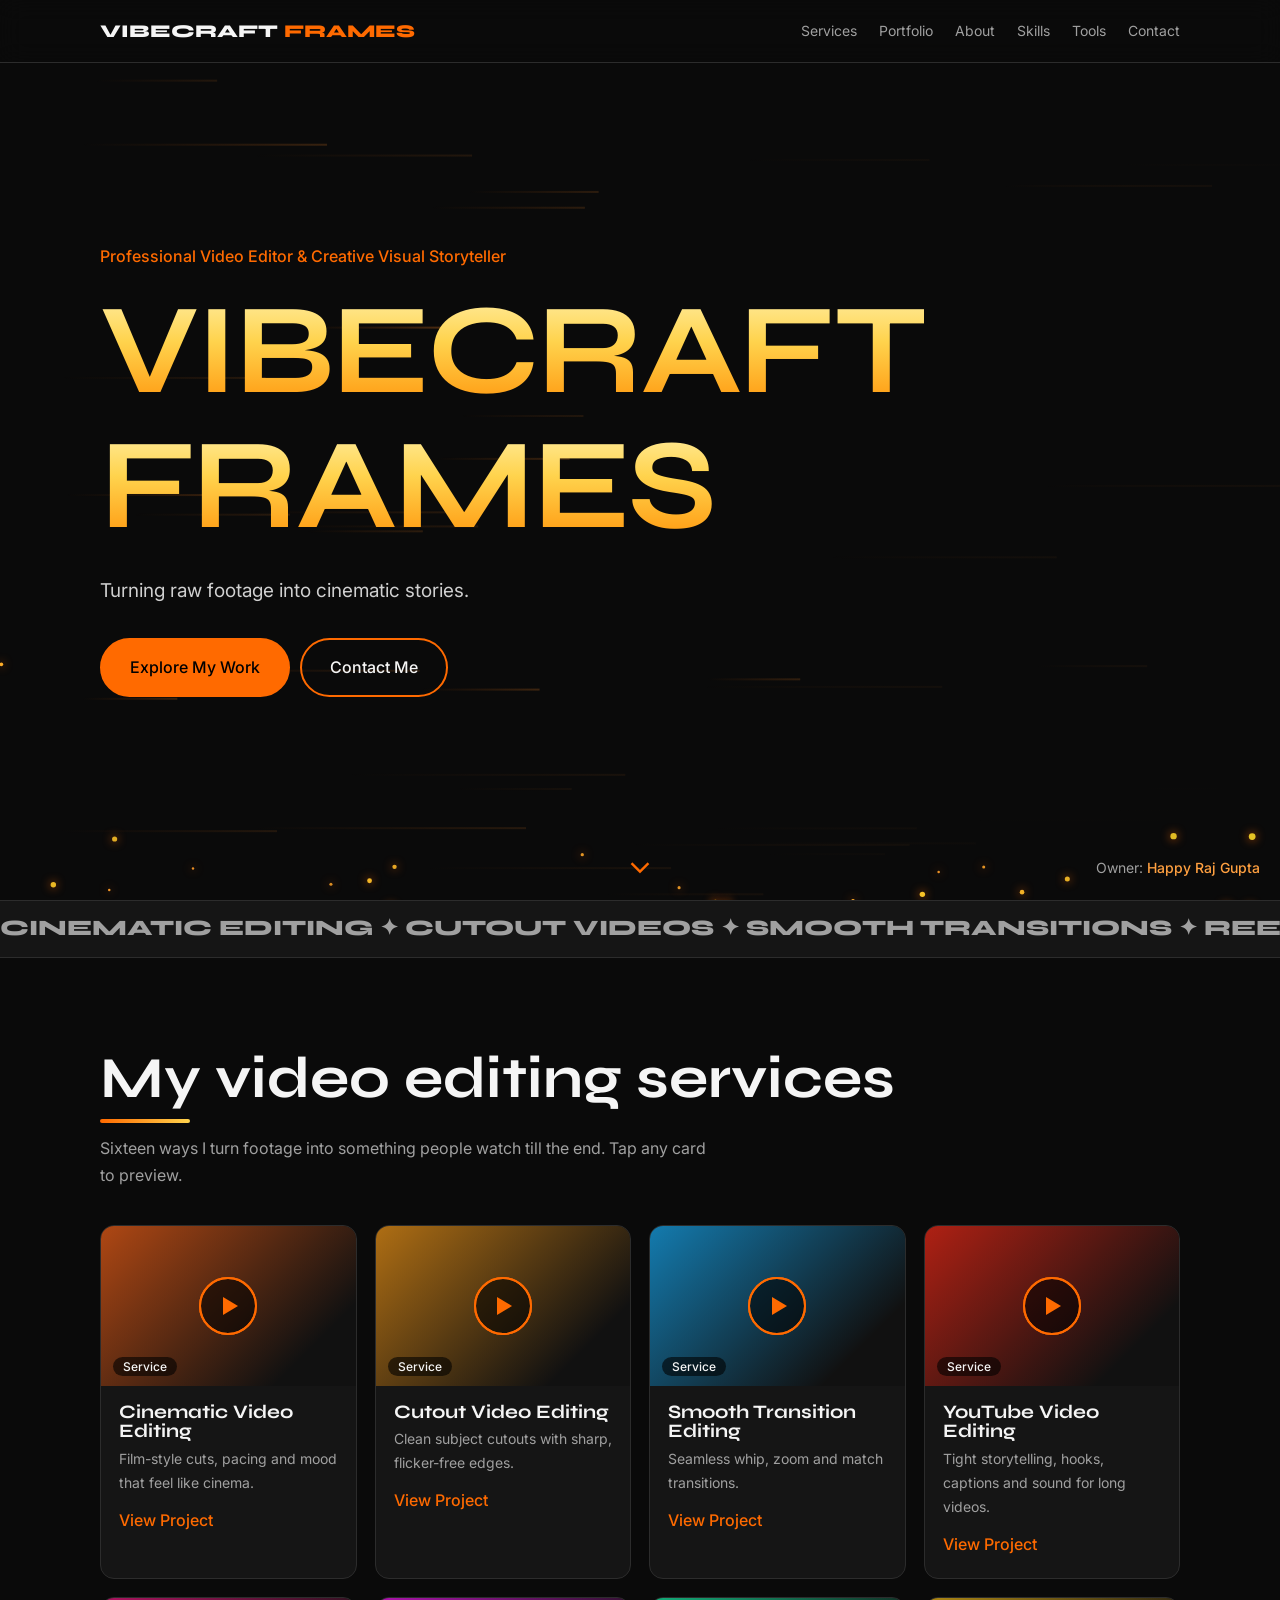
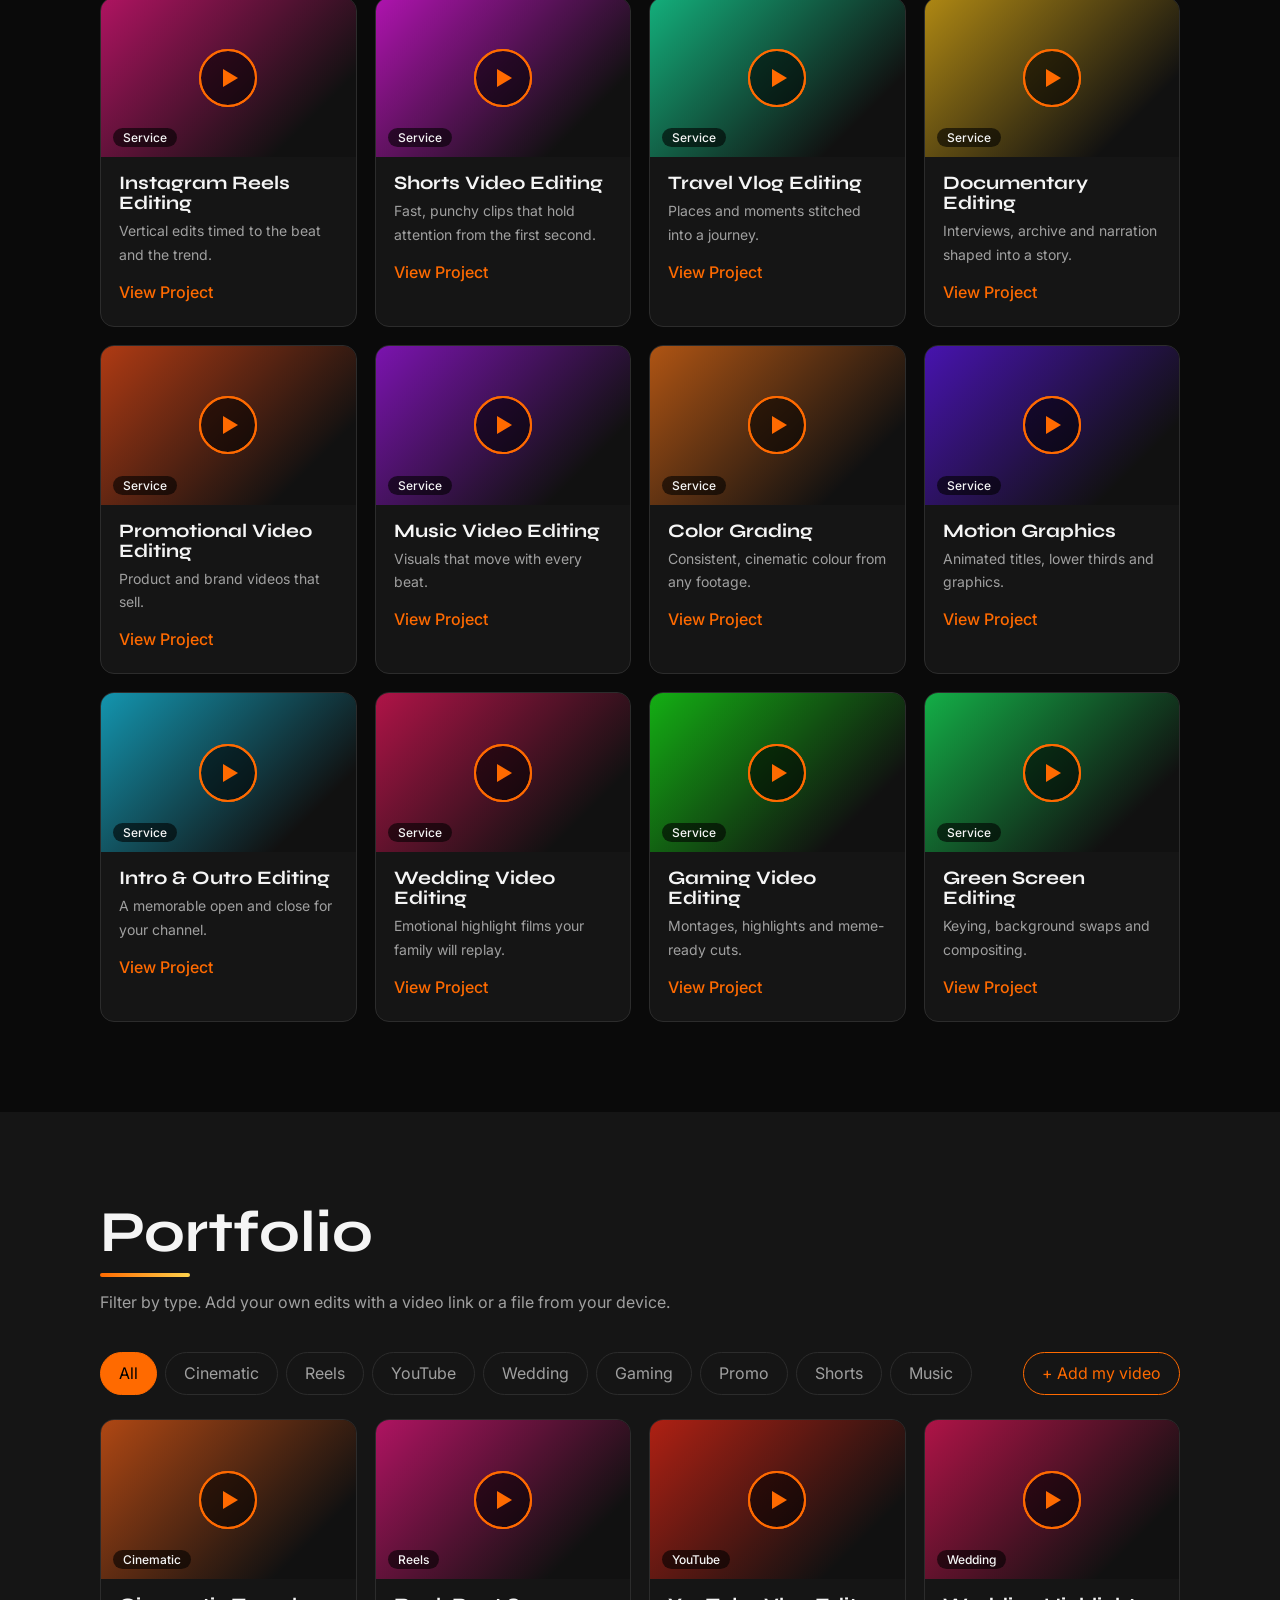
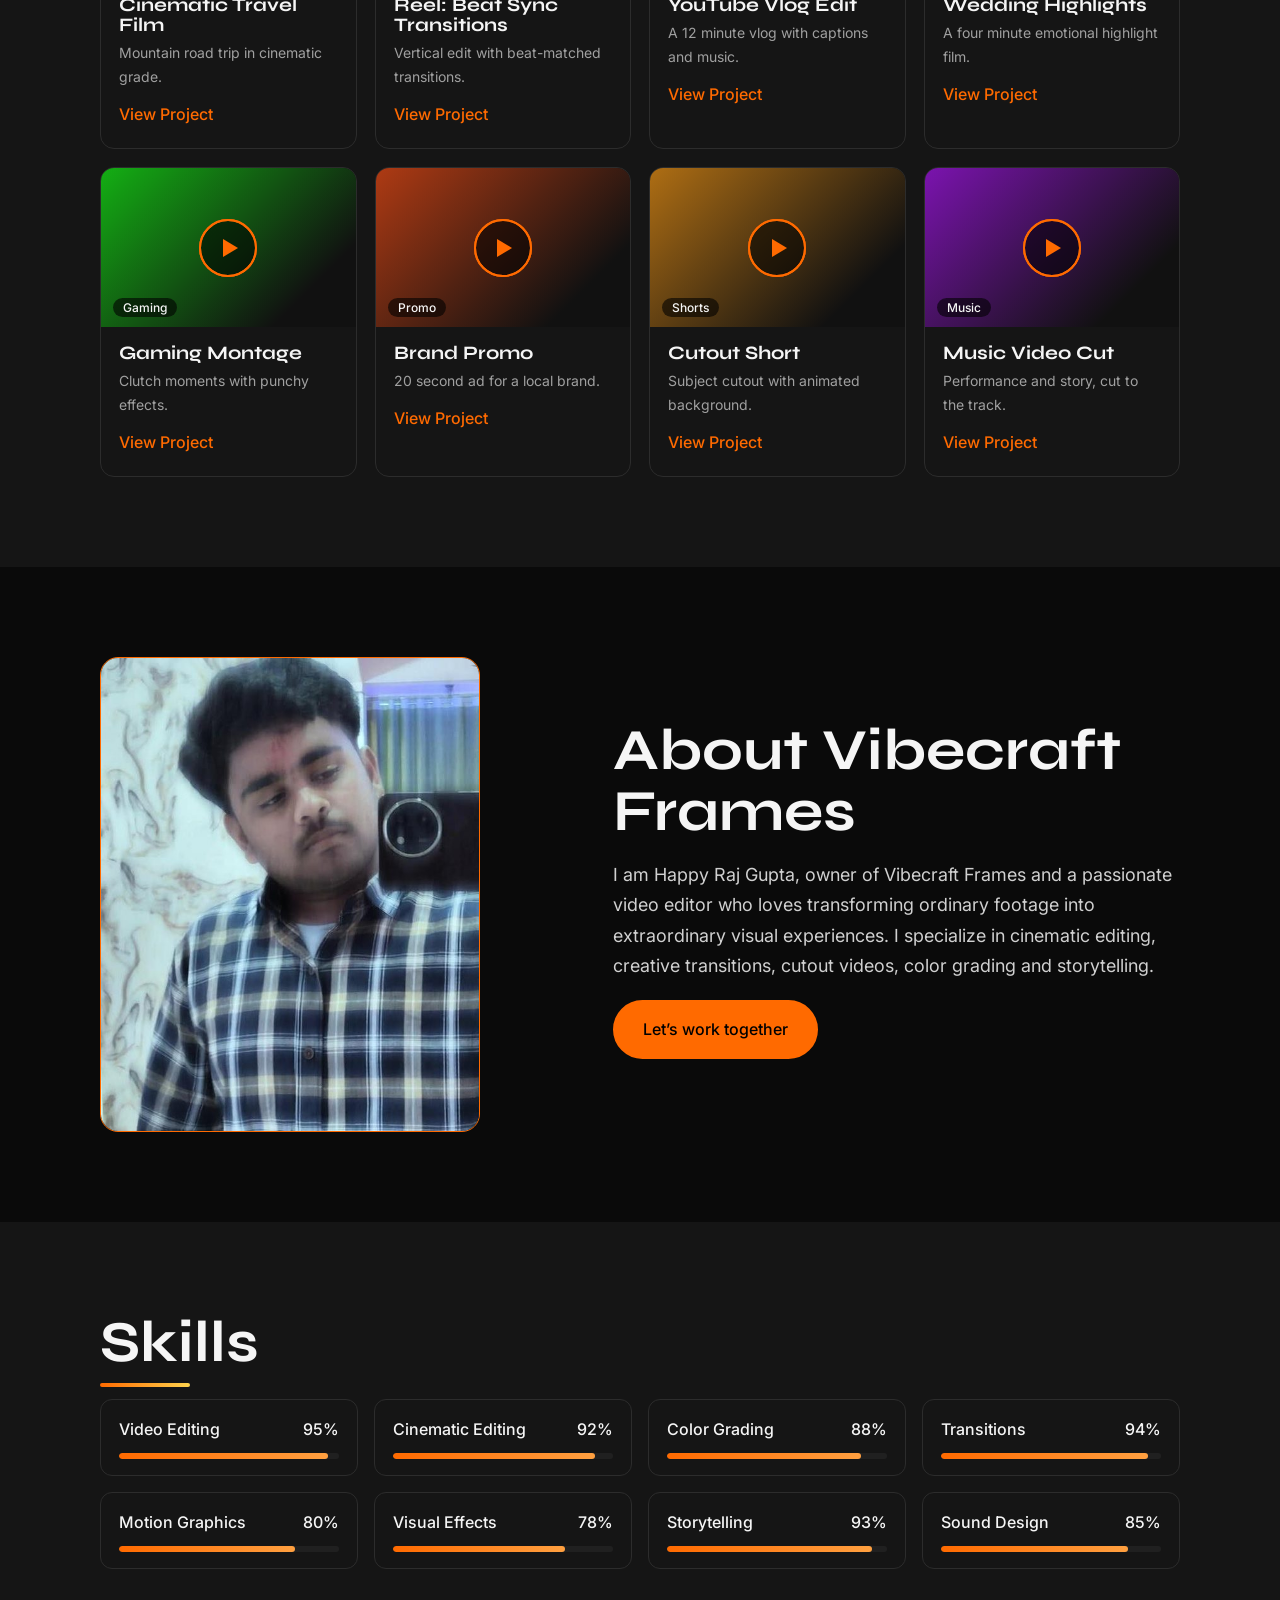
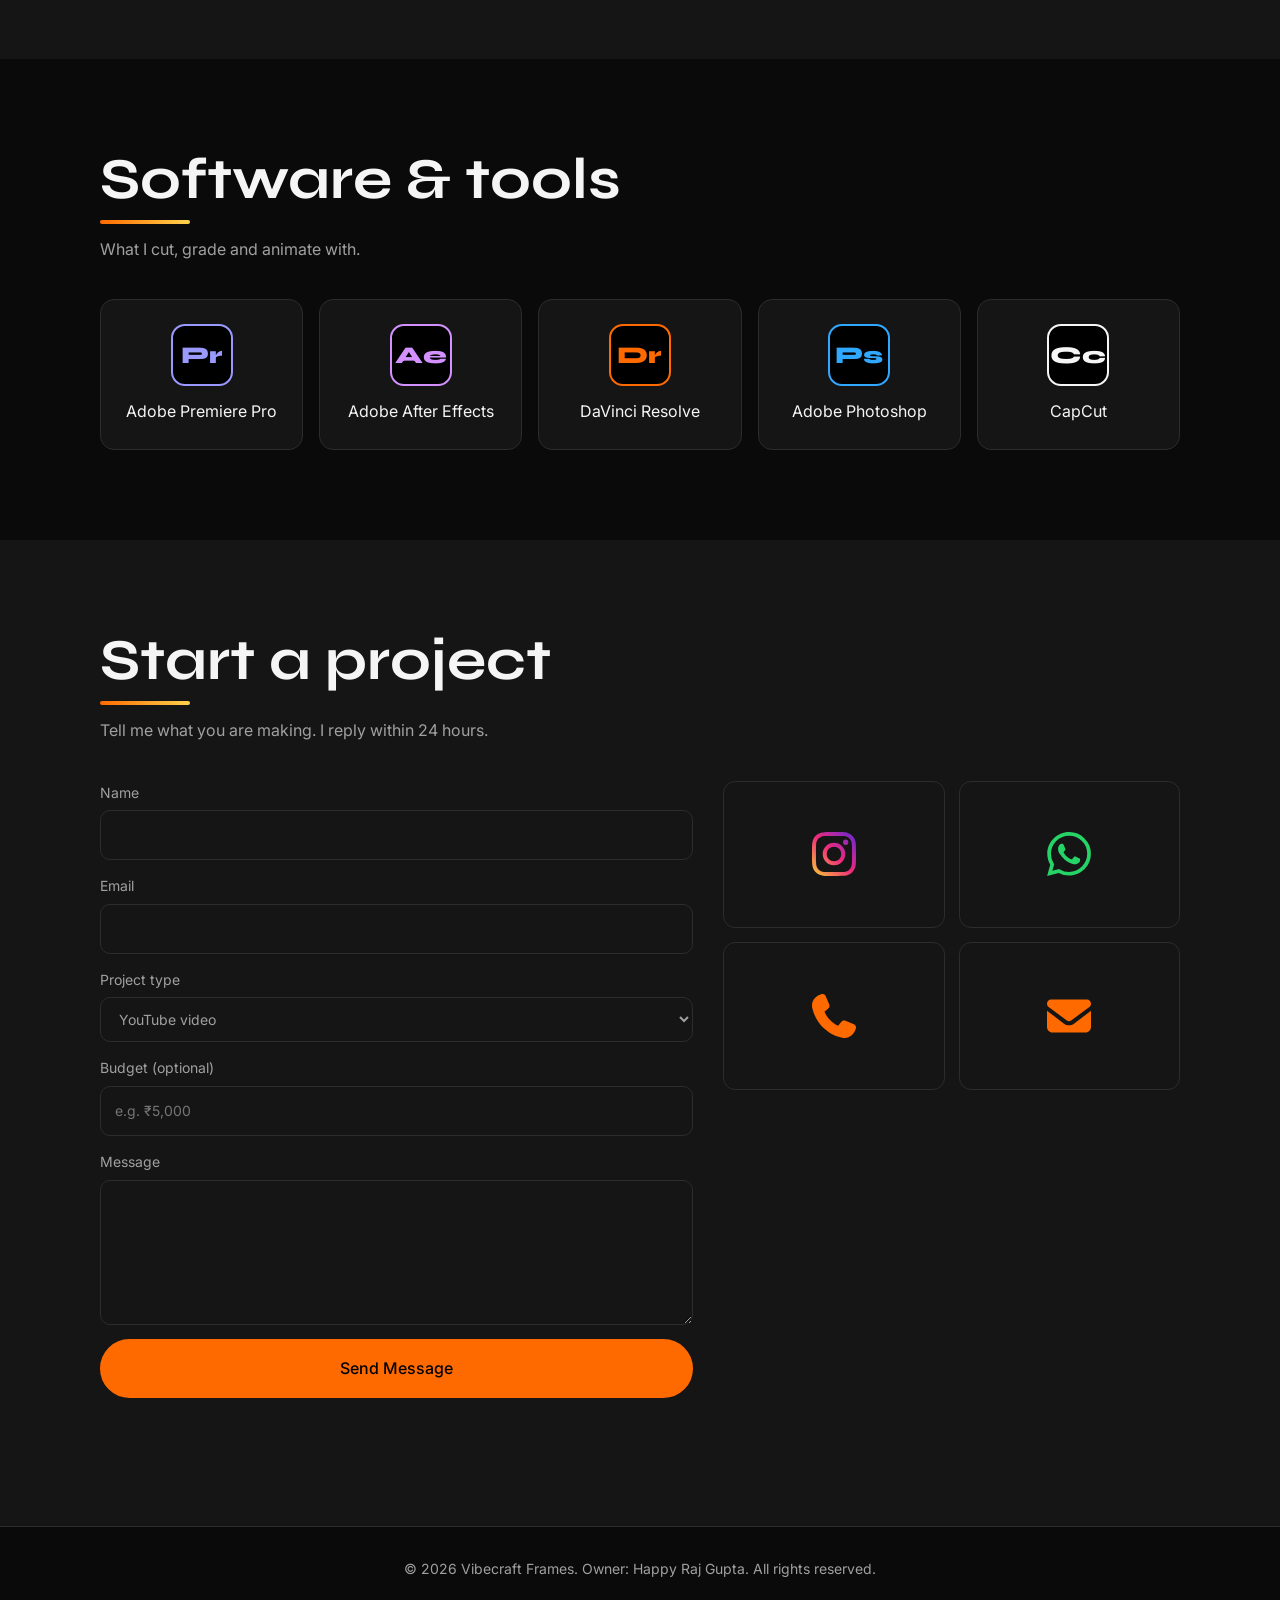
<file: index.html>
<!doctype html>
<html lang="en">
  <head>
    <meta name="google-site-verification" content="ngAZkg9pxdv5iejGCBLB3j8tCu1hnJZRcr9_qeI_Q_s" />
    <meta charset="utf-8" />
    <meta
      name="viewport"
      content="width=device-width, initial-scale=1, viewport-fit=cover"
    />
    <title>Vibecraft Frames – Video Editing by Happy Raj Gupta</title>
    <meta
      name="description"
      content="Portfolio of Vibecraft Frames, professional video editing by Happy Raj Gupta: cinematic edits, reels, YouTube, wedding, gaming, colour grading and motion graphics."
    />
    <head>
  <meta charset="UTF-8" />
  <meta name="viewport" content="width=device-width, initial-scale=1" />

  <title>Vibecraft Frames | Cinematic Video Editing by Happy Raj Gupta</title>
  <meta
    name="description"
    content="Explore cinematic video editing, creative transitions, color grading, and visual storytelling by Happy Raj Gupta of Vibecraft Frames."
  />

  <link rel="stylesheet" href="./style.css" />
</head>
    <meta name="theme-color" content="#0a0a0a" />
    <meta property="og:type" content="website" />
    <meta property="og:site_name" content="Vibecraft Frames" />
    <meta
      property="og:title"
      content="Vibecraft Frames – Video Editing by Happy Raj Gupta"
    />
    <meta
      property="og:description"
      content="Cinematic edits, reels, YouTube, wedding, gaming, colour grading and motion graphics."
    />
    <meta name="twitter:card" content="summary" />
    <link
      rel="icon"
      href="data:image/svg+xml,%3Csvg xmlns='http://www.w3.org/2000/svg' viewBox='0 0 64 64'%3E%3Crect width='64' height='64' rx='14' fill='%230a0a0a'/%3E%3Ctext x='32' y='44' font-family='Arial,sans-serif' font-weight='800' font-size='32' text-anchor='middle' fill='%23ff6a00'%3EVF%3C/text%3E%3C/svg%3E"
    />
    <link rel="preconnect" href="https://fonts.googleapis.com" />
    <link rel="preconnect" href="https://fonts.gstatic.com" crossorigin />
    <link
      href="https://fonts.googleapis.com/css2?family=Syne:wght@700;800&family=Inter:wght@400;500&display=swap"
      rel="stylesheet"
    />
    <link rel="stylesheet" href="style.css" />
    <noscript>
      <style>
        #ld {
          display: none;
        }
        .rv {
          opacity: 1;
          transform: none;
        }
      </style>
    </noscript>
  </head>
  <body>
    <a class="skip" href="#top">Skip to content</a>
    <div id="ld" aria-hidden="true">
      <div><b id="ln">0</b><i id="lb"></i><span>LOADING THE REEL</span></div>
    </div>
    <div id="cu"></div>
    <div id="pg2"></div>
    <a id="tp" href="#top" aria-label="Back to top">↑</a>

    <header class="nav">
      <div class="w">
        <a class="logo" href="#top">VIBECRAFT <em>FRAMES</em></a>
        <button id="bg" aria-label="Menu" aria-expanded="false">Menu</button>
        <nav class="menu" id="mn">
          <a href="#services">Services</a><a href="#portfolio">Portfolio</a
          ><a href="#about">About</a><a href="#skills">Skills</a
          ><a href="#tools">Tools</a><a href="#contact">Contact</a>
        </nav>
      </div>
    </header>

    <main id="top">
      <div class="hero">
        <canvas id="cv" aria-hidden="true"></canvas>
        <div class="own">Owner: <b>Happy Raj Gupta</b></div>
        <div class="w hc" id="hc">
          <div class="tag">
            Professional Video Editor &amp; Creative Visual Storyteller
          </div>
          <h1 id="h1">Vibecraft Frames</h1>
          <p>Turning raw footage into cinematic stories.</p>
          <a class="btn" href="#portfolio">Explore My Work</a
          ><a class="btn o" href="#contact">Contact Me</a>
        </div>
        <a class="sc" href="#services" aria-label="Scroll down">⌄</a>
      </div>
      <div class="mq" aria-hidden="true">
        <div>
          CINEMATIC EDITING ✦ CUTOUT VIDEOS ✦ SMOOTH TRANSITIONS ✦ REELS ✦
          YOUTUBE ✦ WEDDING FILMS ✦ GAMING ✦ COLOR GRADING ✦ MOTION GRAPHICS ✦
          CINEMATIC EDITING ✦ CUTOUT VIDEOS ✦ SMOOTH TRANSITIONS ✦ REELS ✦
          YOUTUBE ✦ WEDDING FILMS ✦ GAMING ✦ COLOR GRADING ✦ MOTION GRAPHICS ✦
        </div>
      </div>

      <section id="services">
        <div class="w">
          <h2 class="rv">My video editing services</h2>
          <p class="sub rv">
            Sixteen ways I turn footage into something people watch till the
            end. Tap any card to preview.
          </p>
          <div class="grid" id="sv"></div>
        </div>
      </section>

      <section id="portfolio" style="background: var(--s1)">
        <div class="w">
          <h2 class="rv">Portfolio</h2>
          <p class="sub rv">
            Filter by type. Add your own edits with a video link or a file from
            your device.
          </p>
          <div class="fl" id="fl"></div>
          <div class="grid" id="pg"></div>
        </div>
      </section>

      <section id="about">
        <div class="w ab">
          <div class="pf rv" id="pf">
            <img src="[data-uri]" alt="Happy Raj Gupta" width="600" height="750" />
          </div>
          <div class="rv">
            <h2>About Vibecraft Frames</h2>
            <p style="color: #d0d0d0; font-size: 18px">
              I am Happy Raj Gupta, owner of Vibecraft Frames and a passionate
              video editor who loves transforming ordinary footage into
              extraordinary visual experiences. I specialize in cinematic
              editing, creative transitions, cutout videos, color grading and
              storytelling.
            </p>
            <a class="btn" href="#contact">Let’s work together</a>
          </div>
        </div>
      </section>

      <section id="skills" style="background: var(--s1)">
        <div class="w">
          <h2 class="rv">Skills</h2>
          <div class="sk rv" id="sk"></div>
        </div>
      </section>

      <section id="tools">
        <div class="w">
          <h2 class="rv">Software &amp; tools</h2>
          <p class="sub rv">What I cut, grade and animate with.</p>
          <div class="tools rv" id="tl"></div>
        </div>
      </section>

      <section id="contact" style="background: var(--s1)">
        <div class="w">
          <h2 class="rv">Start a project</h2>
          <p class="sub rv">
            Tell me what you are making. I reply within 24 hours.
          </p>
          <div class="cf rv">
            <form id="fm">
              <label>Name<input name="n" required autocomplete="name" /></label
              ><label
                >Email<input
                  name="e"
                  type="email"
                  required
                  autocomplete="email"
              /></label>
              <label
                >Project type<select name="t">
                  <option>YouTube video</option>
                  <option>Instagram Reel</option>
                  <option>Short</option>
                  <option>Cinematic film</option>
                  <option>Wedding video</option>
                  <option>Gaming video</option>
                  <option>Promo / Ad</option>
                  <option>Music video</option>
                  <option>Other</option>
                </select></label
              >
              <label
                >Budget (optional)<input
                  name="b"
                  placeholder="e.g. ₹5,000" /></label
              ><label
                >Message<textarea name="m" rows="5" required></textarea>
              </label>
              <button class="btn" type="submit">Send Message</button>
              <div id="ok" role="status"></div>
            </form>
            <!-- Icons: Instagram & WhatsApp © Simple Icons (CC0); phone & envelope © Font Awesome Free 7 (CC BY 4.0, fontawesome.com/license/free) -->
            <div class="soc" role="group" aria-label="Contact and social links">
              <a
                id="l-ig"
                class="ig"
                href="https://www.instagram.com/vibecraft_frames"
                target="_blank"
                rel="noopener"
                aria-label="Instagram: @vibecraft_frames"
                data-tip="Instagram"
              >
                <svg viewBox="0 0 24 24" aria-hidden="true" focusable="false">
                  <defs>
                    <linearGradient id="ig-g" x1="0" y1="1" x2="1" y2="0">
                      <stop offset="0" stop-color="#f9ce34" />
                      <stop offset=".5" stop-color="#ee2a7b" />
                      <stop offset="1" stop-color="#6228d7" />
                    </linearGradient>
                  </defs>
                  <path fill="url(#ig-g)" d="M7.03.084c-1.277.06-2.149.264-2.91.563a5.9 5.9 0 0 0-2.124 1.388 5.9 5.9 0 0 0-1.38 2.127C.321 4.926.12 5.8.064 7.076s-.069 1.688-.063 4.947.021 3.667.083 4.947c.061 1.277.264 2.149.563 2.911.308.789.72 1.457 1.388 2.123a5.9 5.9 0 0 0 2.129 1.38c.763.295 1.636.496 2.913.552 1.278.056 1.689.069 4.947.063s3.668-.021 4.947-.082c1.28-.06 2.147-.265 2.91-.563a5.9 5.9 0 0 0 2.123-1.388 5.9 5.9 0 0 0 1.38-2.129c.295-.763.496-1.636.551-2.912.056-1.28.07-1.69.063-4.948-.006-3.258-.02-3.667-.081-4.947-.06-1.28-.264-2.148-.564-2.911a5.9 5.9 0 0 0-1.387-2.123 5.86 5.86 0 0 0-2.128-1.38C19.074.322 18.202.12 16.924.066 15.647.009 15.236-.006 11.977 0S8.31.021 7.03.084m.14 21.693c-1.17-.05-1.805-.245-2.228-.408a3.7 3.7 0 0 1-1.382-.895 3.7 3.7 0 0 1-.9-1.378c-.165-.423-.363-1.058-.417-2.228-.06-1.264-.072-1.644-.08-4.848-.006-3.204.006-3.583.061-4.848.05-1.169.246-1.805.408-2.228.216-.561.477-.96.895-1.382a3.7 3.7 0 0 1 1.379-.9c.423-.165 1.057-.361 2.227-.417 1.265-.06 1.644-.072 4.848-.08 3.203-.006 3.583.006 4.85.062 1.168.05 1.804.244 2.227.408.56.216.96.475 1.382.895s.681.817.9 1.378c.165.422.362 1.056.417 2.227.06 1.265.074 1.645.08 4.848.005 3.203-.006 3.583-.061 4.848-.051 1.17-.245 1.805-.408 2.23-.216.56-.477.96-.896 1.38a3.7 3.7 0 0 1-1.378.9c-.422.165-1.058.362-2.226.418-1.266.06-1.645.072-4.85.079s-3.582-.006-4.848-.06m9.783-16.192a1.44 1.44 0 1 0 1.437-1.442 1.44 1.44 0 0 0-1.437 1.442M5.839 12.012a6.161 6.161 0 1 0 12.323-.024 6.162 6.162 0 0 0-12.323.024M8 12.008A4 4 0 1 1 12.008 16 4 4 0 0 1 8 12.008" />
                </svg>
              </a>
              <a
                id="l-wa"
                class="wa"
                href="https://wa.me/917482820627"
                target="_blank"
                rel="noopener"
                aria-label="WhatsApp: +91 74828 20627"
                data-tip="WhatsApp"
              >
                <svg viewBox="0 0 24 24" aria-hidden="true" focusable="false">
                  <path d="M17.472 14.382c-.297-.149-1.758-.867-2.03-.967-.273-.099-.471-.148-.67.15-.197.297-.767.966-.94 1.164-.173.199-.347.223-.644.075-.297-.15-1.255-.463-2.39-1.475-.883-.788-1.48-1.761-1.653-2.059-.173-.297-.018-.458.13-.606.134-.133.298-.347.446-.52s.198-.298.298-.497c.099-.198.05-.371-.025-.52s-.669-1.612-.916-2.207c-.242-.579-.487-.5-.669-.51a13 13 0 0 0-.57-.01c-.198 0-.52.074-.792.372-.272.297-1.04 1.016-1.04 2.479 0 1.462 1.065 2.875 1.213 3.074s2.096 3.2 5.077 4.487c.709.306 1.262.489 1.694.625.712.227 1.36.195 1.871.118.571-.085 1.758-.719 2.006-1.413s.248-1.289.173-1.413c-.074-.124-.272-.198-.57-.347m-5.421 7.403h-.004a9.87 9.87 0 0 1-5.031-1.378l-.361-.214-3.741.982.998-3.648-.235-.374a9.86 9.86 0 0 1-1.51-5.26c.001-5.45 4.436-9.884 9.888-9.884 2.64 0 5.122 1.03 6.988 2.898a9.82 9.82 0 0 1 2.893 6.994c-.003 5.45-4.437 9.884-9.885 9.884m8.413-18.297A11.82 11.82 0 0 0 12.05 0C5.495 0 .16 5.335.157 11.892c0 2.096.547 4.142 1.588 5.945L.057 24l6.305-1.654a11.9 11.9 0 0 0 5.683 1.448h.005c6.554 0 11.89-5.335 11.893-11.893a11.82 11.82 0 0 0-3.48-8.413" />
                </svg>
              </a>
              <a
                id="l-ph"
                class="ph"
                href="tel:+917482820627"
                aria-label="Call: +91 74828 20627"
                data-tip="Call"
              >
                <svg viewBox="0 0 512 512" aria-hidden="true" focusable="false">
                  <path d="M160.2 25c-7.9-18.9-28.5-28.9-48.1-23.6l-5.5 1.5C42 20.5-13.2 83.1 2.9 159.3 40 334.3 177.7 472 352.7 509.1 429 525.3 491.5 470 509.1 405.4l1.5-5.5c5.4-19.7-4.7-40.3-23.5-48.1l-97.3-40.5c-16.5-6.9-35.6-2.1-47 11.8l-38.6 47.2c-70.3-34.9-126.9-93.3-159.4-165l44.2-36c13.9-11.3 18.6-30.4 11.8-47z" />
                </svg>
              </a>
              <a
                id="l-em"
                class="em"
                href="mailto:happyraj929@gmail.com"
                aria-label="Email: happyraj929@gmail.com"
                data-tip="Email"
              >
                <svg viewBox="0 0 512 512" aria-hidden="true" focusable="false">
                  <path d="M48 64C21.5 64 0 85.5 0 112c0 15.1 7.1 29.3 19.2 38.4l208 156a48 48 0 0 0 57.6 0l208-156c12.1-9.1 19.2-23.3 19.2-38.4 0-26.5-21.5-48-48-48zM0 196v188c0 35.3 28.7 64 64 64h384c35.3 0 64-28.7 64-64V196L313.6 344.8c-34.1 25.6-81.1 25.6-115.2 0z" />
                </svg>
              </a>
            </div>
          </div>
        </div>
      </section>
    </main>
    <footer>
      © 2026 Vibecraft Frames. Owner: Happy Raj Gupta. All rights reserved.
    </footer>

    <div id="ad" role="dialog" aria-modal="true" aria-label="Add your video">
      <form id="af">
        <h3>Add my video</h3>
        <label
          >Title<input
            id="at"
            placeholder="e.g. Cinematic Travel Film" /></label
        ><label
          >Video file from your device<input
            id="av"
            type="file"
            accept="video/*" /></label
        ><label
          >or a video link (.mp4)<input
            id="au"
            type="url"
            placeholder="https://..."
        /></label>
        <div id="am" role="status" style="color: var(--or2)"></div>
        <button class="btn" type="submit">Add to portfolio</button
        ><button class="btn o" type="button" id="ax">Cancel</button>
      </form>
    </div>
    <div id="md" role="dialog" aria-modal="true" aria-labelledby="mt">
      <div class="mb">
        <div class="mh">
          <h3 id="mt"></h3>
          <span
            ><button id="mf">Full screen</button>
            <button id="mc">Close</button></span
          >
        </div>
        <div id="mv"></div>
        <p id="md2" style="color: var(--mute)"></p>
      </div>
    </div>

    <script src="data.js"></script>
    <script src="main.js"></script>
  </body>
</html>
</file>
<file: style.css>
:root {
  --bg: #0a0a0a;
  --s1: #151515;
  --s2: #202020;
  --line: #2c2c2c;
  --text: #f5f5f5;
  --mute: #a0a0a0;
  --or: #ff6a00;
  --or2: #ffa040;
  color-scheme: dark;
  box-sizing: border-box;
  padding-top: env(safe-area-inset-top, 0px);
  padding-bottom: env(safe-area-inset-bottom, 0px);
}
html {
  scroll-behavior: smooth;
  scroll-padding-top: calc(70px + env(safe-area-inset-top, 0px));
}
* {
  box-sizing: border-box;
}
body {
  margin: 0;
  background: var(--bg);
  color: var(--text);
  font:
    400 16px/1.7 Inter,
    system-ui,
    sans-serif;
  overflow-x: hidden;
}
h1,
h2,
h3 {
  font-family: Syne, system-ui, sans-serif;
  margin: 0;
  line-height: 1.05;
}
a {
  color: inherit;
  text-decoration: none;
}
button,
input,
select,
textarea {
  font: inherit;
  color: inherit;
}
:focus-visible {
  outline: 3px solid var(--or2);
  outline-offset: 3px;
}
.skip {
  position: fixed;
  left: 12px;
  top: 12px;
  z-index: 130;
  padding: 10px 18px;
  border-radius: 999px;
  background: var(--or);
  color: #000;
  font-weight: 500;
  transform: translateY(-200%);
}
.skip:not(:focus) {
  opacity: 0;
  pointer-events: none;
}
.skip:focus {
  transform: none;
}
.w {
  max-width: 1120px;
  margin: 0 auto;
  padding: 0 20px;
}
section {
  padding: 90px 0;
}
h2 {
  font-size: clamp(32px, 6vw, 58px);
  margin-bottom: 12px;
}
.sub {
  color: var(--mute);
  max-width: 38em;
  margin: 0 0 36px;
}
.rv {
  opacity: 0;
  transform: translateY(26px);
  transition:
    opacity 0.7s,
    transform 0.7s;
}
.rv.in {
  opacity: 1;
  transform: none;
}
/* loader */
#ld {
  position: fixed;
  inset: 0;
  background: #000;
  z-index: 100;
  display: grid;
  place-items: center;
  transition:
    opacity 0.7s,
    visibility 0.7s;
}
#ld.off {
  opacity: 0;
  visibility: hidden;
}
#ld b {
  font:
    800 clamp(60px, 16vw, 150px) Syne,
    sans-serif;
  color: var(--or);
}
#ld i {
  display: block;
  height: 3px;
  width: 0;
  background: var(--or);
  margin-top: 8px;
  transition: width 0.1s;
}
#ld span {
  display: block;
  text-align: center;
  color: var(--mute);
  letter-spacing: 0.2em;
  font-size: 13px;
  margin-top: 10px;
}
/* nav */
header.nav {
  position: fixed;
  top: 0;
  left: 0;
  right: 0;
  z-index: 50;
  background: rgba(10, 10, 10, 0.8);
  -webkit-backdrop-filter: blur(12px);
  backdrop-filter: blur(12px);
  padding-top: env(safe-area-inset-top, 0px);
  border-bottom: 1px solid var(--line);
}
header.nav .w {
  display: flex;
  justify-content: space-between;
  align-items: center;
  height: 62px;
}
.logo {
  font:
    800 18px Syne,
    sans-serif;
}
.logo em {
  color: var(--or);
  font-style: normal;
}
.menu {
  display: flex;
  gap: 22px;
  font-size: 14px;
  color: var(--mute);
}
.menu a:hover {
  color: var(--or);
}
#bg {
  display: none;
  background: none;
  border: 1px solid var(--line);
  border-radius: 8px;
  padding: 6px 12px;
  cursor: pointer;
}
@media (max-width: 820px) {
  #bg {
    display: block;
  }
  .menu {
    display: none;
    position: absolute;
    top: calc(62px + env(safe-area-inset-top, 0px));
    left: 0;
    right: 0;
    background: var(--s1);
    flex-direction: column;
    padding: 18px 20px;
    gap: 14px;
  }
  .menu.open {
    display: flex;
  }
}
/* hero */
.hero {
  position: relative;
  min-height: 100vh;
  display: grid;
  align-items: center;
  overflow: hidden;
  padding: 110px 0 60px;
}
#cv {
  position: absolute;
  inset: 0;
  width: 100%;
  height: 100%;
}
.own {
  position: absolute;
  right: 20px;
  bottom: 20px;
  z-index: 2;
  color: var(--mute);
  font-size: 14px;
}
.own b {
  color: var(--or2);
  font-weight: 500;
}
.sr {
  position: absolute;
  width: 1px;
  height: 1px;
  opacity: 0;
  overflow: hidden;
}
#ad {
  position: fixed;
  inset: 0;
  background: rgba(0, 0, 0, 0.92);
  z-index: 90;
  display: none;
  place-items: center;
  padding: 20px;
}
#ad.open {
  display: grid;
}
#af {
  background: var(--s1);
  border: 1px solid var(--line);
  border-radius: 14px;
  padding: 22px;
  width: min(440px, 100%);
}
.hero:after {
  content: "";
  position: absolute;
  inset: 0;
  background: radial-gradient(ellipse at 30% 50%, transparent, #0a0a0a 85%);
}
.hc {
  position: relative;
  z-index: 2;
}
.tag {
  color: var(--or);
  font-weight: 500;
  margin-bottom: 14px;
}
h1 {
  font-size: clamp(46px, 11vw, 128px);
  letter-spacing: -0.02em;
  text-transform: uppercase;
}
h1 span {
  display: inline-block;
  opacity: 0;
  transform: translateY(60px);
  background: linear-gradient(
    0deg,
    #ff3d00 0%,
    #ff8a00 40%,
    #ffd34d 75%,
    #fff2b0 100%
  );
  background-size: 100% 170%;
  -webkit-background-clip: text;
  background-clip: text;
  color: transparent;
  -webkit-text-fill-color: transparent;
  animation:
    up 0.8s forwards,
    fl 1.1s ease-in-out infinite alternate;
}
@keyframes fl {
  0% {
    background-position: 0 0;
    filter: drop-shadow(0 0 10px rgba(255, 80, 0, 0.55));
  }
  100% {
    background-position: 0 45%;
    filter: drop-shadow(0 -5px 26px rgba(255, 150, 0, 0.95));
  }
}
@keyframes up {
  to {
    opacity: 1;
    transform: none;
  }
}
.hero p {
  max-width: 34em;
  color: #d0d0d0;
  font-size: 19px;
  margin: 22px 0 30px;
}
.btn {
  display: inline-block;
  padding: 14px 28px;
  border-radius: 999px;
  font-weight: 500;
  border: 2px solid var(--or);
  background: var(--or);
  color: #000;
  cursor: pointer;
  margin: 0 10px 10px 0;
  transition:
    transform 0.2s,
    box-shadow 0.2s;
}
.btn:hover {
  transform: translateY(-2px);
  box-shadow: 0 8px 30px rgba(255, 106, 0, 0.4);
}
.btn.o {
  background: transparent;
  color: var(--text);
}
@media (max-width: 600px) {
  .hero {
    padding-bottom: 130px;
  }
  .own {
    left: 20px;
    right: 20px;
    bottom: 68px;
    text-align: center;
  }
  .sc {
    bottom: 14px;
  }
}
/* cards */
.grid {
  display: grid;
  gap: 18px;
  grid-template-columns: repeat(auto-fill, minmax(250px, 1fr));
}
.card {
  background: var(--s1);
  border: 1px solid var(--line);
  border-radius: 14px;
  overflow: hidden;
  transition:
    transform 0.3s,
    border-color 0.3s;
}
.card:hover {
  transform: translateY(-6px);
  border-color: var(--or);
}
.th {
  position: relative;
  aspect-ratio: 16/10;
  cursor: pointer;
  overflow: hidden;
  background: linear-gradient(135deg, hsl(var(--h) 80% 38%), #111 80%);
  border: 0;
  width: 100%;
  display: block;
}
.th:before {
  content: "";
  position: absolute;
  inset: -50%;
  background: linear-gradient(
    100deg,
    transparent 40%,
    rgba(255, 255, 255, 0.18) 50%,
    transparent 60%
  );
  transform: translateX(-60%);
  transition: transform 0.9s;
}
.card:hover .th:before {
  transform: translateX(60%);
}
.th video {
  position: absolute;
  inset: 0;
  width: 100%;
  height: 100%;
  object-fit: cover;
}
.pl {
  position: absolute;
  left: 50%;
  top: 50%;
  width: 58px;
  height: 58px;
  margin: -29px;
  border-radius: 50%;
  background: rgba(0, 0, 0, 0.55);
  border: 2px solid var(--or);
  display: grid;
  place-items: center;
  transition: transform 0.3s;
}
.card:hover .pl {
  transform: scale(1.15);
}
.pl:after {
  content: "";
  border: 9px solid transparent;
  border-left: 15px solid var(--or);
  border-right: 0;
  margin-left: 4px;
}
.ct {
  position: absolute;
  left: 12px;
  bottom: 10px;
  font: 500 12px Inter;
  background: rgba(0, 0, 0, 0.6);
  padding: 2px 10px;
  border-radius: 99px;
}
.cb {
  padding: 16px 18px 20px;
}
.cb h3 {
  font-size: 19px;
  margin-bottom: 6px;
}
.cb p {
  color: var(--mute);
  font-size: 14px;
  margin: 0 0 12px;
}
.cb button {
  background: none;
  border: 0;
  color: var(--or);
  font-weight: 500;
  cursor: pointer;
  padding: 0;
}
.fl {
  display: flex;
  flex-wrap: wrap;
  gap: 8px;
  margin-bottom: 24px;
  align-items: center;
}
.fl button {
  background: var(--s1);
  border: 1px solid var(--line);
  border-radius: 99px;
  padding: 7px 18px;
  cursor: pointer;
  color: var(--mute);
}
.fl button.on,
.fl button:hover {
  background: var(--or);
  color: #000;
  border-color: var(--or);
}
.fl .add {
  margin-left: auto;
  border-color: var(--or);
  color: var(--or);
}
/* about/skills */
.ab {
  display: grid;
  gap: 40px;
  grid-template-columns: 1fr 1.2fr;
  align-items: center;
}
@media (max-width: 820px) {
  .ab {
    grid-template-columns: 1fr;
  }
}
.pf {
  aspect-ratio: 4/5;
  border-radius: 18px;
  background: linear-gradient(160deg, #2a1500, #111);
  border: 1px solid var(--or);
  display: grid;
  place-items: center;
  text-align: center;
  color: var(--mute);
  padding: 20px;
  max-width: 380px;
  position: relative;
  overflow: hidden;
}
.pf img {
  position: absolute;
  inset: 0;
  width: 100%;
  height: 100%;
  object-fit: cover;
}
.sk {
  display: grid;
  gap: 16px;
  grid-template-columns: repeat(auto-fit, minmax(240px, 1fr));
}
.sk div {
  background: var(--s1);
  border: 1px solid var(--line);
  border-radius: 12px;
  padding: 16px 18px;
}
.sk b {
  display: flex;
  justify-content: space-between;
  font-weight: 500;
  margin-bottom: 10px;
}
.sk i {
  display: block;
  height: 6px;
  border-radius: 9px;
  background: var(--s2);
  overflow: hidden;
}
.sk i:after {
  content: "";
  display: block;
  height: 100%;
  width: 0;
  background: linear-gradient(90deg, var(--or), var(--or2));
  border-radius: 9px;
  transition: width 1.4s cubic-bezier(0.2, 0.8, 0.2, 1);
}
.in .sk i:after,
.sk.in i:after {
  width: var(--p);
}
.tools {
  display: grid;
  gap: 16px;
  grid-template-columns: repeat(auto-fit, minmax(170px, 1fr));
}
.tool {
  background: var(--s1);
  border: 1px solid var(--line);
  border-radius: 14px;
  padding: 24px;
  text-align: center;
  transition:
    transform 0.3s,
    border-color 0.3s;
}
.tool:hover {
  transform: translateY(-5px);
  border-color: var(--or);
}
.tool u {
  display: grid;
  place-items: center;
  width: 62px;
  height: 62px;
  margin: 0 auto 12px;
  border-radius: 14px;
  background: #000;
  border: 2px solid var(--c);
  color: var(--c);
  font:
    800 24px Syne,
    sans-serif;
  text-decoration: none;
}
/* contact */
.cf {
  display: grid;
  gap: 30px;
  grid-template-columns: 1.3fr 1fr;
}
@media (max-width: 820px) {
  .cf {
    grid-template-columns: 1fr;
  }
}
form {
  display: grid;
  gap: 14px;
}
form .btn {
  margin: 0;
}
label {
  display: grid;
  gap: 6px;
  font-size: 14px;
  color: var(--mute);
}
input,
select,
textarea {
  background: var(--s1);
  border: 1px solid var(--line);
  border-radius: 10px;
  padding: 12px 14px;
  width: 100%;
}
input:focus,
select:focus,
textarea:focus {
  border-color: var(--or);
  outline: none;
}
.soc {
  display: grid;
  grid-template-columns: repeat(2, 1fr);
  gap: 14px;
  align-content: start;
}
.soc a {
  position: relative;
  display: grid;
  place-items: center;
  aspect-ratio: 3 / 2;
  min-height: 72px;
  background: var(--s1);
  border: 1px solid var(--line);
  border-radius: 12px;
  --c: var(--or);
  transition:
    border-color 0.3s,
    transform 0.3s,
    box-shadow 0.3s;
}
.soc .ig {
  --c: #ee2a7b;
}
.soc .wa {
  --c: #25d366;
}
.soc svg {
  width: 44px;
  height: 44px;
  fill: var(--or);
  transition: transform 0.3s;
}
.soc .wa svg {
  fill: #25d366;
}
.soc a::after {
  content: attr(data-tip);
  position: absolute;
  left: 50%;
  bottom: calc(100% + 10px);
  z-index: 5;
  padding: 5px 10px;
  border: 1px solid var(--line);
  border-radius: 8px;
  background: #000;
  color: var(--text);
  font-size: 12px;
  white-space: nowrap;
  pointer-events: none;
  opacity: 0;
  transform: translate(-50%, 6px);
  transition:
    opacity 0.2s,
    transform 0.2s;
}
.soc a:focus-visible {
  border-color: var(--c);
  transform: translateY(-4px);
  box-shadow: 0 10px 26px -10px var(--c);
}
.soc a:focus-visible svg {
  transform: scale(1.14);
}
.soc a:focus-visible::after {
  opacity: 1;
  transform: translate(-50%, 0);
}
@media (hover: hover) {
  .soc a:hover {
    border-color: var(--c);
    transform: translateY(-4px);
    box-shadow: 0 10px 26px -10px var(--c);
  }
  .soc a:hover svg {
    transform: scale(1.14);
  }
  .soc a:hover::after {
    opacity: 1;
    transform: translate(-50%, 0);
  }
}
.soc a:active {
  transform: translateY(-1px) scale(0.96);
}
@media (max-width: 820px) {
  .soc {
    grid-template-columns: repeat(4, minmax(0, 1fr));
    gap: 12px;
  }
  .soc a {
    aspect-ratio: 1;
    min-height: 0;
  }
  .soc svg {
    width: 32px;
    height: 32px;
  }
}
#ok {
  color: var(--or2);
  min-height: 24px;
}
footer {
  border-top: 1px solid var(--line);
  padding: 30px 0;
  color: var(--mute);
  font-size: 14px;
  text-align: center;
}
/* modal */
#md {
  position: fixed;
  inset: 0;
  background: rgba(0, 0, 0, 0.92);
  z-index: 90;
  display: none;
  place-items: center;
  padding: 20px;
}
#md.open {
  display: grid;
}
.mb {
  width: min(960px, 100%);
}
.mb video,
.demo {
  width: 100%;
  aspect-ratio: 16/9;
  background: #000;
  border-radius: 12px;
  display: block;
}
.demo {
  display: grid;
  place-items: center;
  text-align: center;
  padding: 20px;
  background: linear-gradient(135deg, hsl(var(--h) 80% 30%), #000);
  color: #ddd;
}
.mh {
  display: flex;
  justify-content: space-between;
  gap: 10px;
  margin-bottom: 12px;
  align-items: center;
}
.mh button {
  background: var(--s2);
  border: 1px solid var(--line);
  border-radius: 8px;
  padding: 8px 14px;
  cursor: pointer;
}
/* cursor */
#cu {
  position: fixed;
  left: 0;
  top: 0;
  width: 34px;
  height: 34px;
  border: 2px solid var(--or);
  border-radius: 50%;
  pointer-events: none;
  z-index: 200;
  transform: translate(-100px, -100px);
  transition:
    width 0.2s,
    height 0.2s,
    background 0.2s;
  mix-blend-mode: difference;
}
#cu.big {
  width: 62px;
  height: 62px;
  background: rgba(255, 106, 0, 0.35);
}
@media (hover: none) {
  #cu {
    display: none;
  }
}
@media (hover: hover) {
  body.cc,
  body.cc a,
  body.cc button {
    cursor: none;
  }
}
.sc {
  position: absolute;
  left: calc(50% - 24px);
  bottom: 22px;
  width: 48px;
  height: 32px;
  display: grid;
  place-items: center;
  z-index: 2;
  font-size: 32px;
  line-height: 1;
  color: var(--or);
  animation: bob 1.6s ease-in-out infinite;
}
@keyframes bob {
  50% {
    transform: translateY(10px);
  }
}
@keyframes bob2 {
  50% {
    transform: translateY(-10px);
  }
}
#em {
  position: absolute;
  inset: 0;
  width: 100%;
  height: 100%;
  z-index: 1;
  pointer-events: none;
}
.mq {
  overflow: hidden;
  border-block: 1px solid var(--line);
  background: var(--s1);
  padding: 14px 0;
  white-space: nowrap;
}
.mq div {
  display: inline-block;
  animation: mq 32s linear infinite;
  font:
    800 22px Syne,
    sans-serif;
  color: var(--mute);
}
@keyframes mq {
  to {
    transform: translateX(-50%);
  }
}
h2.rv:after {
  content: "";
  display: block;
  height: 4px;
  width: 0;
  background: linear-gradient(90deg, var(--or), #ffd34d);
  margin-top: 10px;
  border-radius: 4px;
  transition: width 1s 0.3s;
}
h2.rv.in:after {
  width: 90px;
}
.tool u {
  animation: bob2 3s ease-in-out infinite;
}
.tool:nth-child(2n) u {
  animation-delay: 0.6s;
}
.tool:nth-child(3n) u {
  animation-delay: 1.2s;
}
.pf {
  animation: bob2 5s ease-in-out infinite;
}
.pl:before {
  content: "";
  position: absolute;
  inset: -2px;
  border-radius: 50%;
  border: 2px solid var(--or);
  animation: ring 1.8s ease-out infinite;
}
@keyframes ring {
  to {
    transform: scale(1.7);
    opacity: 0;
  }
}
.card {
  animation: pop 0.6s backwards;
}
@keyframes pop {
  from {
    opacity: 0;
    transform: translateY(24px) scale(0.94);
  }
}
.logo em {
  animation: glow 2s ease-in-out infinite alternate;
}
@keyframes glow {
  to {
    text-shadow: 0 0 14px var(--or);
  }
}
#pg2 {
  position: fixed;
  top: 0;
  left: 0;
  height: 3px;
  width: 0;
  background: linear-gradient(90deg, var(--or), #ffd34d);
  z-index: 120;
}
#tp {
  position: fixed;
  right: 18px;
  bottom: calc(18px + env(safe-area-inset-bottom, 0px));
  width: 46px;
  height: 46px;
  border-radius: 50%;
  background: var(--or);
  color: #000;
  display: grid;
  place-items: center;
  font-size: 22px;
  z-index: 60;
  opacity: 0;
  visibility: hidden;
  transition:
    opacity 0.3s,
    visibility 0.3s;
}
#tp.show {
  opacity: 1;
  visibility: visible;
  animation: bob 1.8s ease-in-out infinite;
}
@media (prefers-reduced-motion: reduce) {
  * {
    animation: none !important;
    transition: none !important;
  }
  .rv,
  h1 span {
    opacity: 1;
    transform: none;
  }
  html {
    scroll-behavior: auto;
  }
}
</file>
